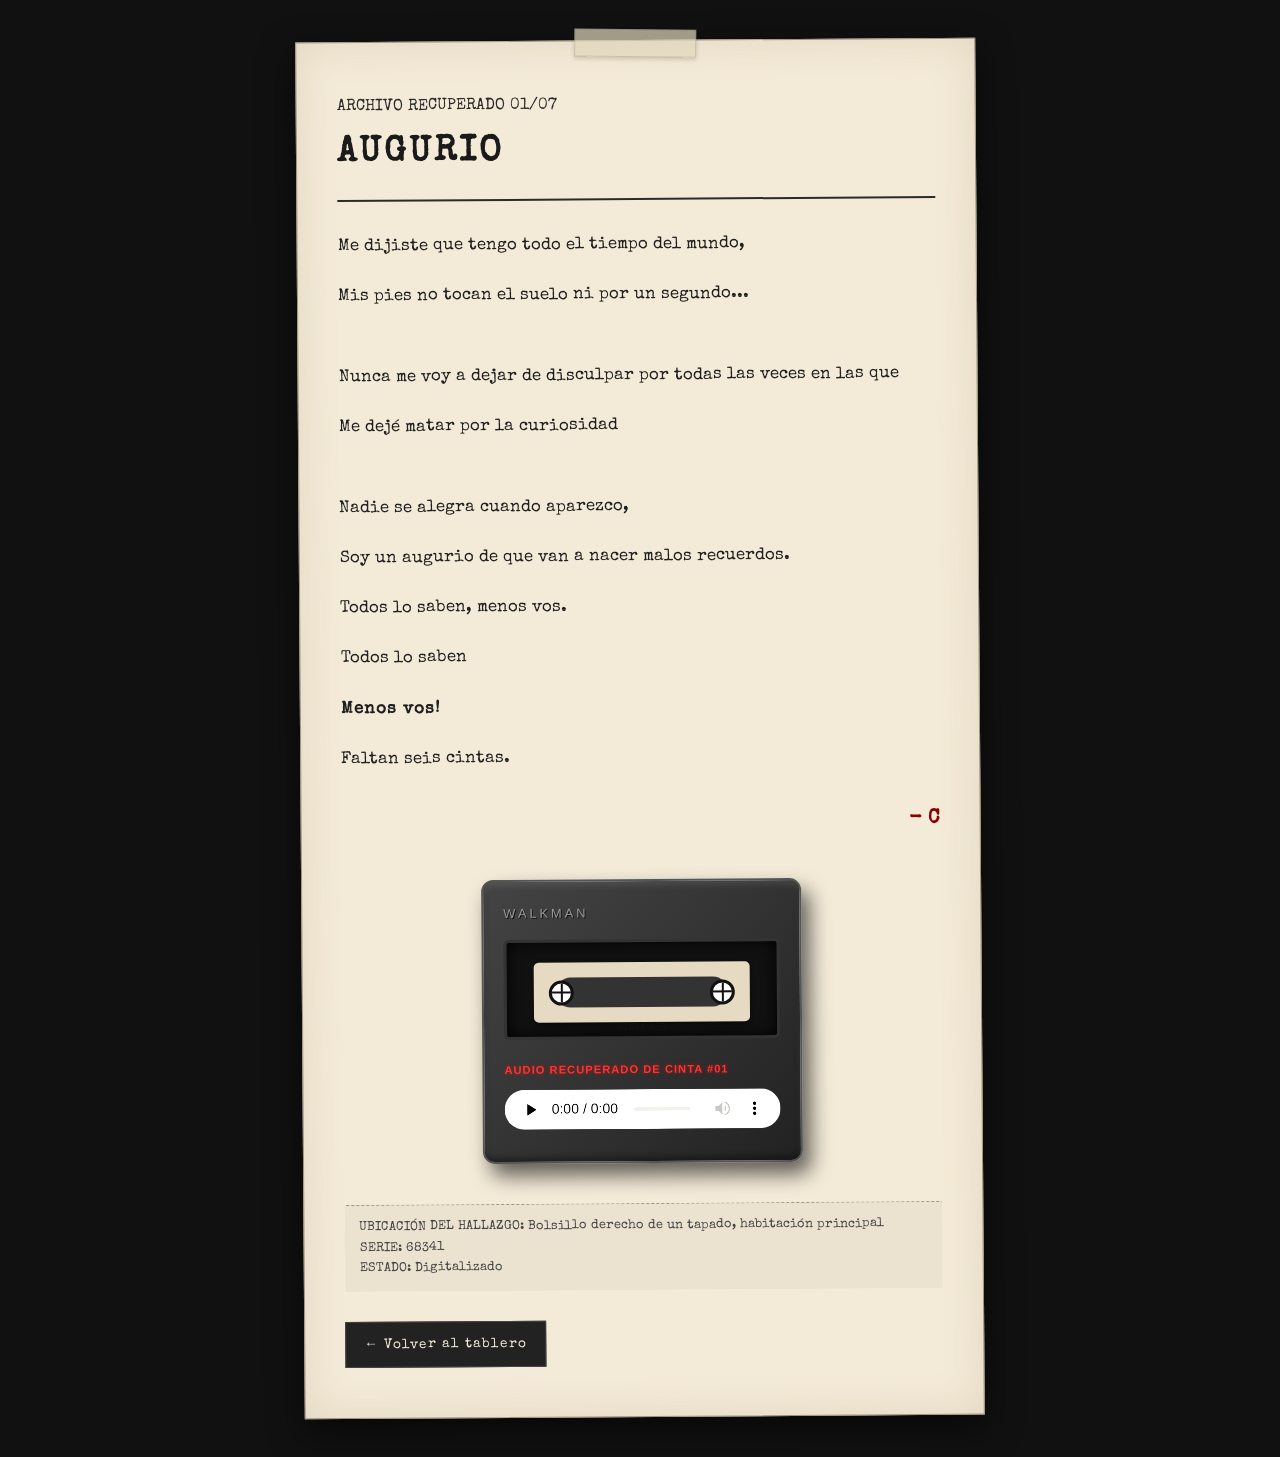
<file: augurio.html>
<!DOCTYPE html>
<html lang="es">
<head>
    <meta charset="UTF-8">
    <meta name="viewport" content="width=device-width, initial-scale=1.0">
    <title>Archivo 01/07 - Augurio | Calamidad</title>

    <link rel="preconnect" href="https://fonts.googleapis.com">
    <link rel="preconnect" href="https://fonts.gstatic.com" crossorigin>
    <link href="https://fonts.googleapis.com/css2?family=Special+Elite&family=Cedarville+Cursive&display=swap" rel="stylesheet">

    <link rel="stylesheet" href="css/cancion.css">
</head>
<body>

    <main class="contenedor">
        <article class="archivo">
            <div class="cinta-pegamento"></div>

            <header class="encabezado-archivo">
                <span class="sello-codigo">ARCHIVO RECUPERADO 01/07</span>
                <h1>AUGURIO</h1>
            </header>

            <section class="letra">
                <p>Me dijiste que tengo todo el tiempo del mundo,</p>
                <p>Mis pies no tocan el suelo ni por un segundo...</p>
                <br>
                <p>Nunca me voy a dejar de disculpar por todas las veces en las que</p>
                <p>Me dejé matar por la curiosidad</p>
                <br>
                <p>Nadie se alegra cuando aparezco,</p>
                <p>Soy un augurio de que van a nacer malos recuerdos.</p>
                <p>Todos lo saben, menos vos.</p>
                <p>Todos lo saben</p>

                <p class="verso-destacado">Menos vos!</p>

                <div class="bloque-firma">
                    <p class="nota-cintas">Faltan seis cintas.</p>
                    <p class="firma">- C</p>
                </div>
            </section>

            <div class="walkman-contenedor">
                <div class="cuerpo-walkman">
                    <div class="walkman-marca">WALKMAN</div>
                    <div class="ventana-cassette">
                        <div class="cassette">
                            <div class="rueda izquierda"></div>
                            <div class="rueda derecha"></div>
                            <span class="etiqueta-cassette">CINTA #01</span>
                        </div>
                    </div>
                    
                    <div class="controles-walkman">
                        <div class="etiqueta-reproductor">AUDIO RECUPERADO DE CINTA #01</div>
                        <audio controls preload="none" class="lector-audio">
                            <source src="mp3/augurio.mp3" type="audio/mpeg">
                            Tu navegador no soporta la reproducción de audio.
                        </audio>
                    </div>
                </div>
            </div>

            <footer class="metadatos">
                <div class="meta-item">
                    <span class="meta-label">UBICACIÓN DEL HALLAZGO:</span>
                    <span class="meta-val">Bolsillo derecho de un tapado, habitación principal</span>
                </div>
                <div class="meta-grid">
                    <div class="meta-item">
                        <span class="meta-label">SERIE:</span>
                        <span class="meta-val">68341</span>
                    </div>
                    <div class="meta-item">
                        <span class="meta-label">ESTADO:</span>
                        <span class="meta-val estado-badge">Digitalizado</span>
                    </div>
                </div>
            </footer>

            <nav class="navegacion">
                <a href="index.html" class="boton-volver">← Volver al tablero</a>
            </nav>
        </article>
    </main>

</body>
</html>
</file>
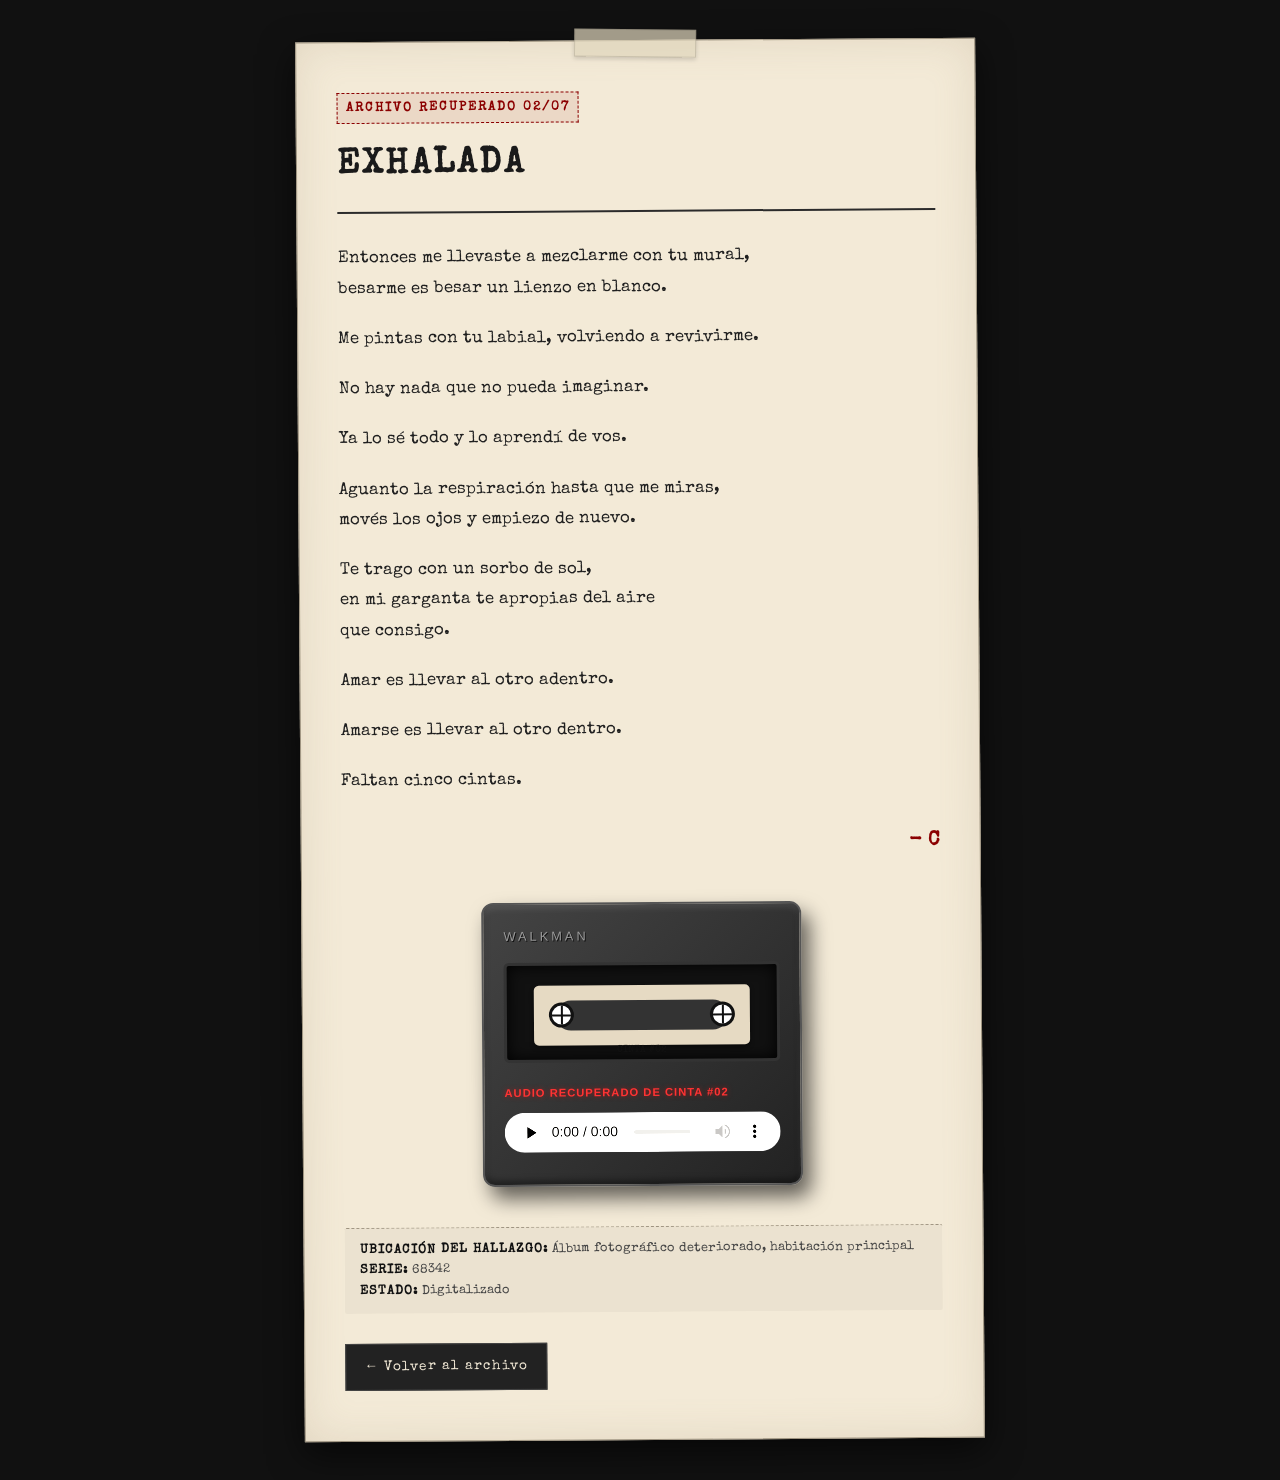
<file: exhalada.html>
<!DOCTYPE html>
<html lang="es">
<head>
    <meta charset="UTF-8">
    <meta name="viewport" content="width=device-width, initial-scale=1.0">
    <title>Archivo 02/07 - Exhalada | Calamidad</title>

    <link rel="preconnect" href="https://fonts.googleapis.com">
    <link rel="preconnect" href="https://fonts.gstatic.com" crossorigin>
    <link href="https://fonts.googleapis.com/css2?family=Special+Elite&display=swap" rel="stylesheet">

    <link rel="stylesheet" href="css/cancion.css">
</head>
<body>

    <main class="contenedor">
        <article class="archivo">
            <header class="encabezado-archivo">
                <span class="codigo-archivo">ARCHIVO RECUPERADO 02/07</span>
                <h1>EXHALADA</h1>
            </header>

            <section class="letra">
                <p>
                    Entonces me llevaste a mezclarme con tu mural,<br>
                    besarme es besar un lienzo en blanco.
                </p>

                <p>Me pintas con tu labial, volviendo a revivirme.</p>

                <p>No hay nada que no pueda imaginar.</p>

                <p>Ya lo sé todo y lo aprendí de vos.</p>

                <p>
                    Aguanto la respiración hasta que me miras,<br>
                    movés los ojos y empiezo de nuevo.
                </p>

                <p>
                    Te trago con un sorbo de sol,<br>
                    en mi garganta te apropias del aire<br>
                    que consigo.
                </p>

                <p>Amar es llevar al otro adentro.</p>

                <p>Amarse es llevar al otro dentro.</p>

                <p>Faltan cinco cintas.</p>

                <p class="firma">- C</p>
            </section>

            <div class="walkman-contenedor">
                <div class="cuerpo-walkman">
                    <div class="walkman-marca">WALKMAN</div>
                    <div class="ventana-cassette">
                        <div class="cassette">
                            <div class="rueda izquierda"></div>
                            <div class="rueda derecha"></div>
                            <span class="etiqueta-cassette">CINTA #02</span>
                        </div>
                    </div>
                    <div class="controles-walkman">
                        <div class="etiqueta-reproductor">AUDIO RECUPERADO DE CINTA #02</div>
                        <audio controls preload="none" class="lector-audio">
                            <source src="mp3/exhalada.mp3" type="audio/mpeg">
                            Tu navegador no soporta la reproducción de audio.
                        </audio>
                    </div>
                </div>
            </div>

            <footer class="metadatos">
                <p><strong>UBICACIÓN DEL HALLAZGO:</strong> Álbum fotográfico deteriorado, habitación principal</p>
                <p><strong>SERIE:</strong> 68342</p>
                <p><strong>ESTADO:</strong> Digitalizado</p>
            </footer>

            <nav class="navegacion">
                <a href="index.html" class="boton-volver">← Volver al archivo</a>
            </nav>
        </article>
    </main>

</body>
</html>
</file>
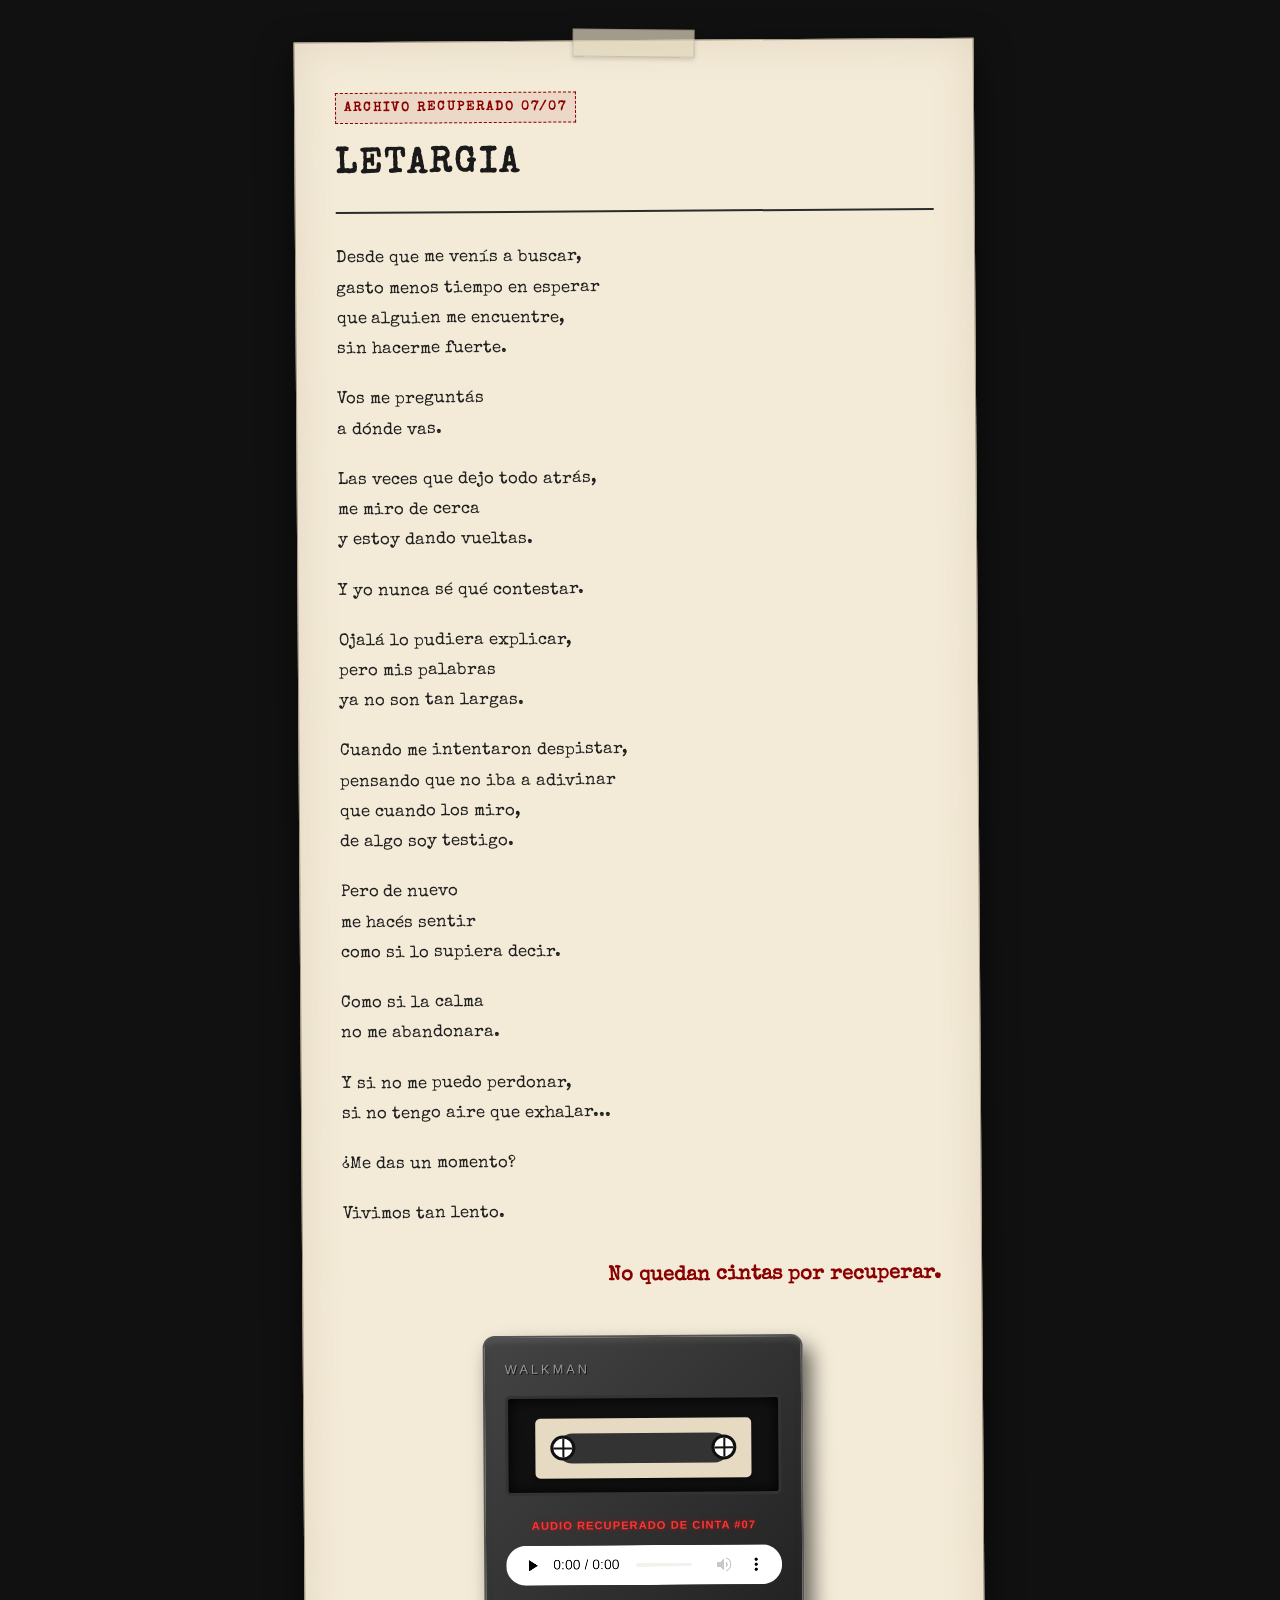
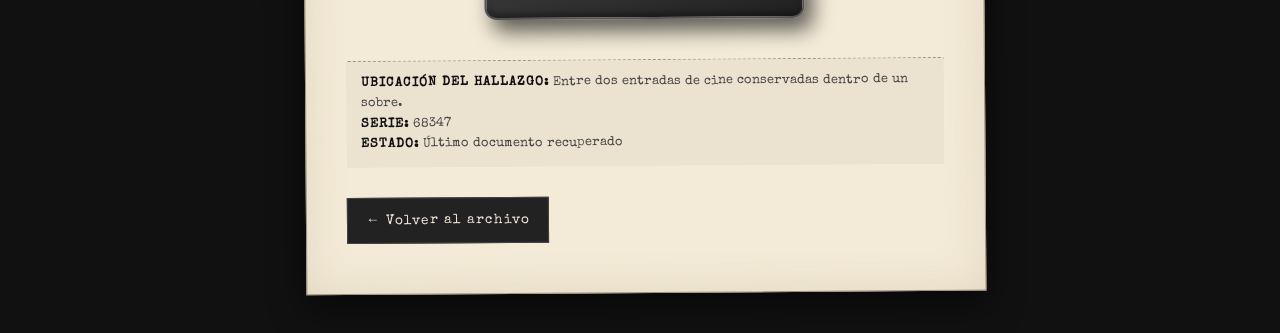
<file: letargia.html>
<!DOCTYPE html>
<html lang="es">
<head>
    <meta charset="UTF-8">
    <meta name="viewport" content="width=device-width, initial-scale=1.0">
    <title>Archivo 07/07 - Letargia | Calamidad</title>

    <link rel="preconnect" href="https://fonts.googleapis.com">
    <link rel="preconnect" href="https://fonts.gstatic.com" crossorigin>
    <link href="https://fonts.googleapis.com/css2?family=Special+Elite&display=swap" rel="stylesheet">

    <link rel="stylesheet" href="css/cancion.css">
</head>
<body>

    <main class="contenedor">
        <article class="archivo">
            <header class="encabezado-archivo">
                <span class="codigo-archivo">ARCHIVO RECUPERADO 07/07</span>
                <h1>LETARGIA</h1>
            </header>

            <section class="letra">
                <p>
                    Desde que me venís a buscar,<br>
                    gasto menos tiempo en esperar<br>
                    que alguien me encuentre,<br>
                    sin hacerme fuerte.
                </p>

                <p>
                    Vos me preguntás<br>
                    a dónde vas.
                </p>

                <p>
                    Las veces que dejo todo atrás,<br>
                    me miro de cerca<br>
                    y estoy dando vueltas.
                </p>

                <p>Y yo nunca sé qué contestar.</p>

                <p>
                    Ojalá lo pudiera explicar,<br>
                    pero mis palabras<br>
                    ya no son tan largas.
                </p>

                <p>
                    Cuando me intentaron despistar,<br>
                    pensando que no iba a adivinar<br>
                    que cuando los miro,<br>
                    de algo soy testigo.
                </p>

                <p>
                    Pero de nuevo<br>
                    me hacés sentir<br>
                    como si lo supiera decir.
                </p>

                <p>
                    Como si la calma<br>
                    no me abandonara.
                </p>

                <p>
                    Y si no me puedo perdonar,<br>
                    si no tengo aire que exhalar...
                </p>

                <p>¿Me das un momento?</p>

                <p>Vivimos tan lento.</p>

                <p class="firma">No quedan cintas por recuperar.</p>
            </section>

            <div class="walkman-contenedor">
                <div class="walkman-cuerpo">
                    <div class="walkman-marca">WALKMAN</div>
                    <div class="walkman-ventana">
                        <div class="cinta-cassette">
                            <div class="rueda izquierda"></div>
                            <div class="rueda derecha"></div>
                        </div>
                    </div>
                    <div class="walkman-controles">
                        <div class="etiqueta-reproductor">AUDIO RECUPERADO DE CINTA #07</div>
                        <audio controls preload="none" class="lector-audio">
                            <source src="mp3/letargia.mp3" type="audio/mpeg">
                            Tu navegador no soporta la reproducción de audio.
                        </audio>
                    </div>
                </div>
            </div>

            <footer class="metadatos">
                <p><strong>UBICACIÓN DEL HALLAZGO:</strong> Entre dos entradas de cine conservadas dentro de un sobre.</p>
                <p><strong>SERIE:</strong> 68347</p>
                <p><strong>ESTADO:</strong> Último documento recuperado</p>
            </footer>

            <nav class="navegacion">
                <a href="index.html" class="boton-volver">← Volver al archivo</a>
            </nav>
        </article>
    </main>

</body>
</html>
</file>
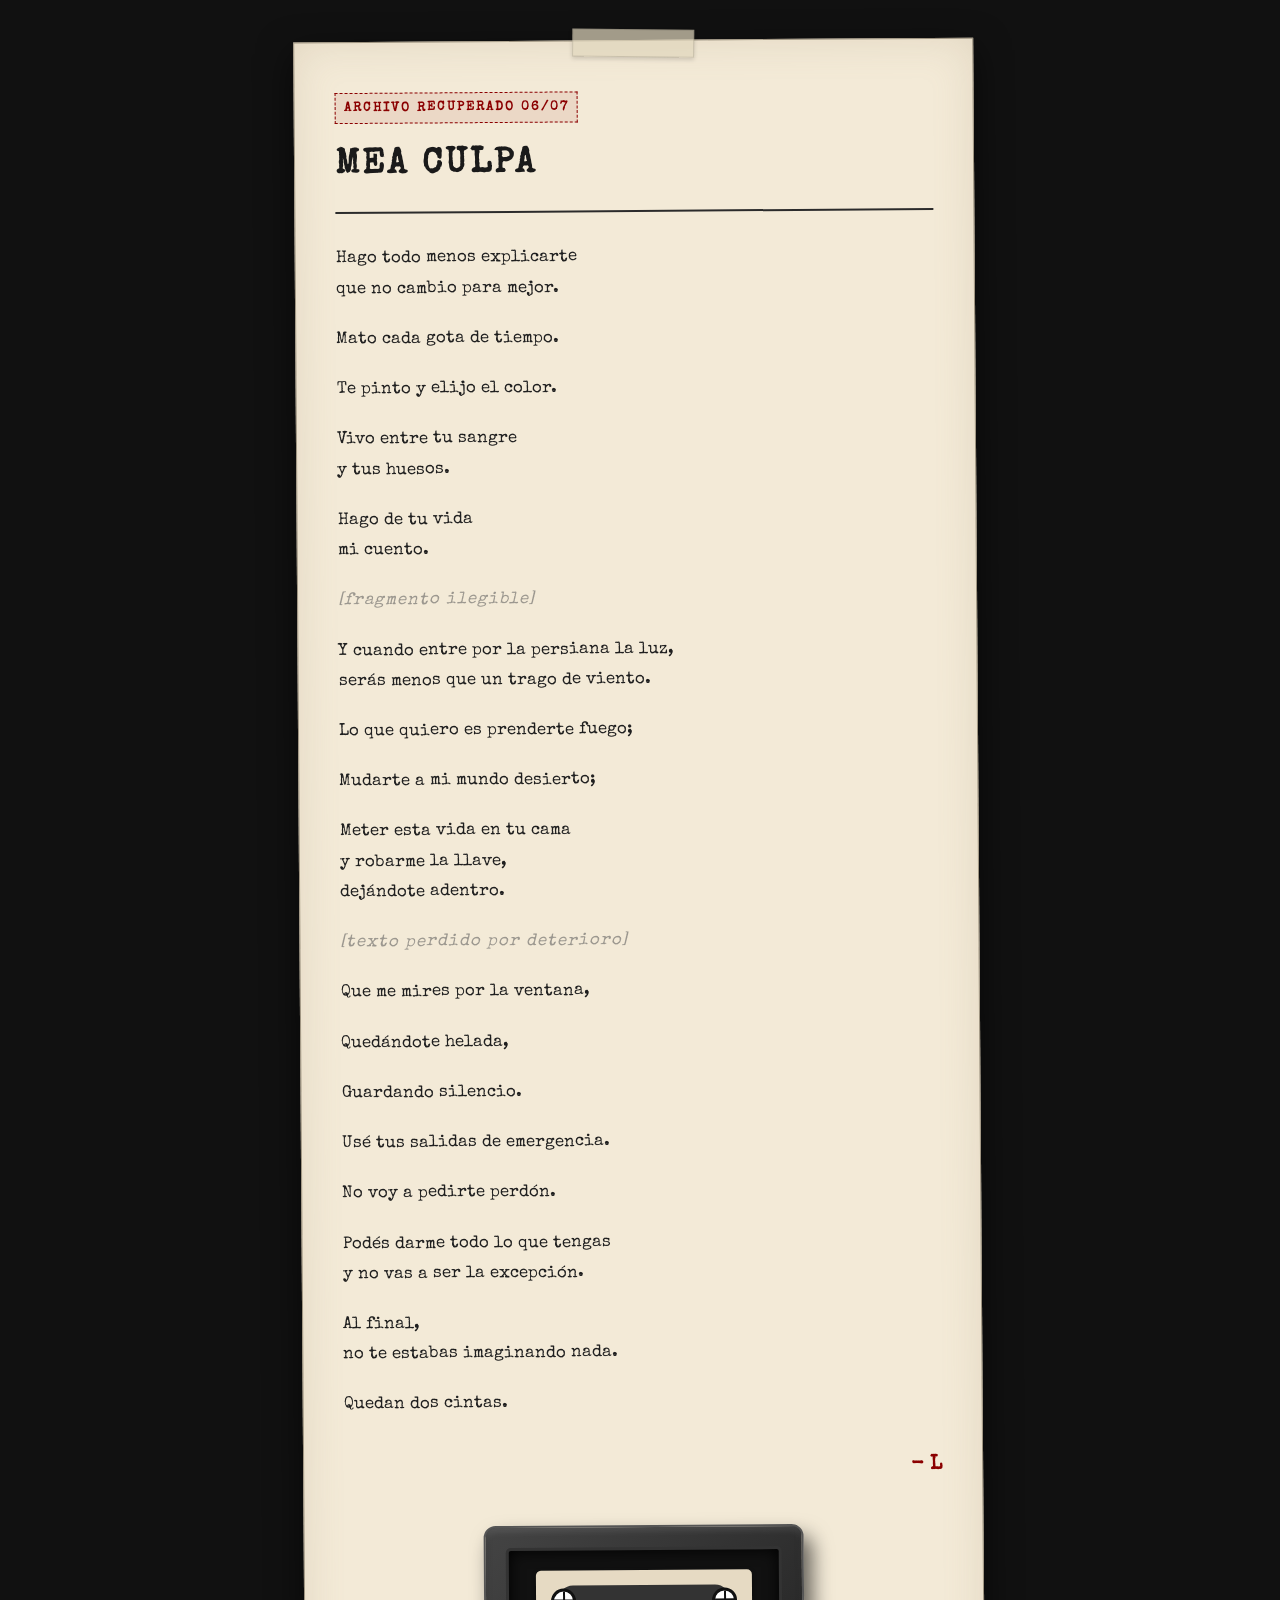
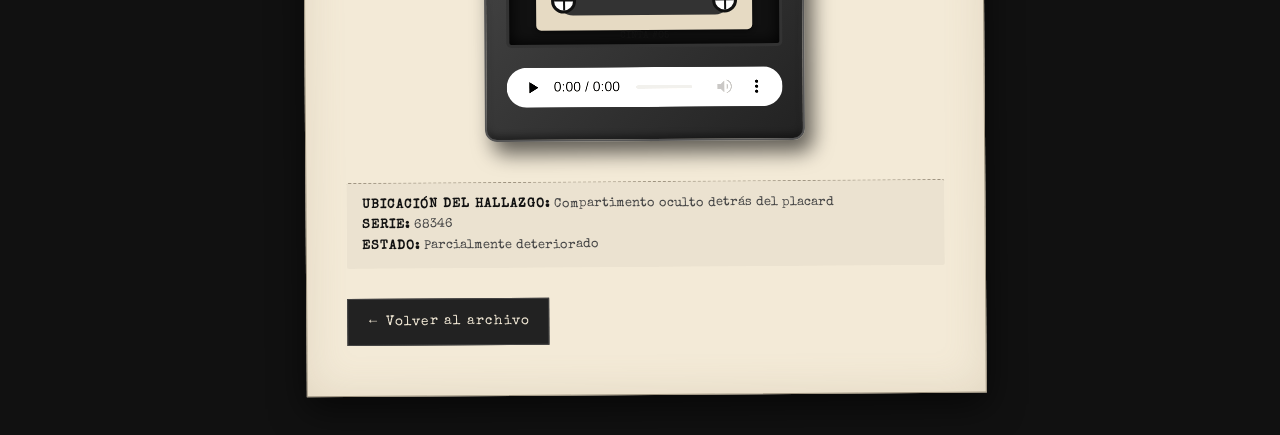
<file: mea-culpa.html>
<!DOCTYPE html>
<html lang="es">
<head>
    <meta charset="UTF-8">
    <meta name="viewport" content="width=device-width, initial-scale=1.0">
    <title>Archivo 05/07 - Mea Culpa | Calamidad</title>

    <link rel="preconnect" href="https://fonts.googleapis.com">
    <link rel="preconnect" href="https://fonts.gstatic.com" crossorigin>
    <link href="https://fonts.googleapis.com/css2?family=Special+Elite&display=swap" rel="stylesheet">

    <link rel="stylesheet" href="css/cancion.css">
</head>
<body>

    <main class="contenedor">
        <article class="archivo">
            <header class="encabezado-archivo">
                <span class="codigo-archivo">ARCHIVO RECUPERADO 06/07</span>
                <h1>MEA CULPA</h1>
            </header>

            <section class="letra">
                <p>
                    Hago todo menos explicarte<br>
                    que no cambio para mejor.
                </p>

                <p>Mato cada gota de tiempo.</p>

                <p>Te pinto y elijo el color.</p>

                <p>
                    Vivo entre tu sangre<br>
                    y tus huesos.
                </p>

                <p>
                    Hago de tu vida<br>
                    mi cuento.
                </p>

                <p class="perdido">[fragmento ilegible]</p>

                <p>
                    Y cuando entre por la persiana la luz,<br>
                    serás menos que un trago de viento.
                </p>

                <p>Lo que quiero es prenderte fuego;</p>

                <p>Mudarte a mi mundo desierto;</p>

                <p>
                    Meter esta vida en tu cama<br>
                    y robarme la llave,<br>
                    dejándote adentro.
                </p>

                <p class="perdido">[texto perdido por deterioro]</p>

                <p>Que me mires por la ventana,</p>

                <p>Quedándote helada,</p>

                <p>Guardando silencio.</p>

                <p>Usé tus salidas de emergencia.</p>

                <p>No voy a pedirte perdón.</p>

                <p>
                    Podés darme todo lo que tengas<br>
                    y no vas a ser la excepción.
                </p>

                <p>
                    Al final,<br>
                    no te estabas imaginando nada.
                </p>

                <p>Quedan dos cintas.</p>

                <p class="firma">- L</p>
            </section>

            <div class="walkman-contenedor">
                <div class="cuerpo-walkman">
                    <div class="ventana-cassette">
                        <div class="cassette">
                            <div class="rueda izquierda"></div>
                            <div class="rueda derecha"></div>
                            <span class="etiqueta-cassette">CINTA #05</span>
                        </div>
                    </div>
                    <div class="controles-walkman">
                        <audio controls preload="none" class="lector-audio">
                            <source src="mp3/meaculpa.mp3" type="audio/mpeg">
                            Tu navegador no soporta la reproducción de audio.
                        </audio>
                    </div>
                </div>
            </div>

            <footer class="metadatos">
                <p><strong>UBICACIÓN DEL HALLAZGO:</strong> Compartimento oculto detrás del placard</p>
                <p><strong>SERIE:</strong> 68346</p>
                <p><strong>ESTADO:</strong> Parcialmente deteriorado</p>
            </footer>

            <nav class="navegacion">
                <a href="index.html" class="boton-volver">← Volver al archivo</a>
            </nav>
        </article>
    </main>

</body>
</html>
</file>
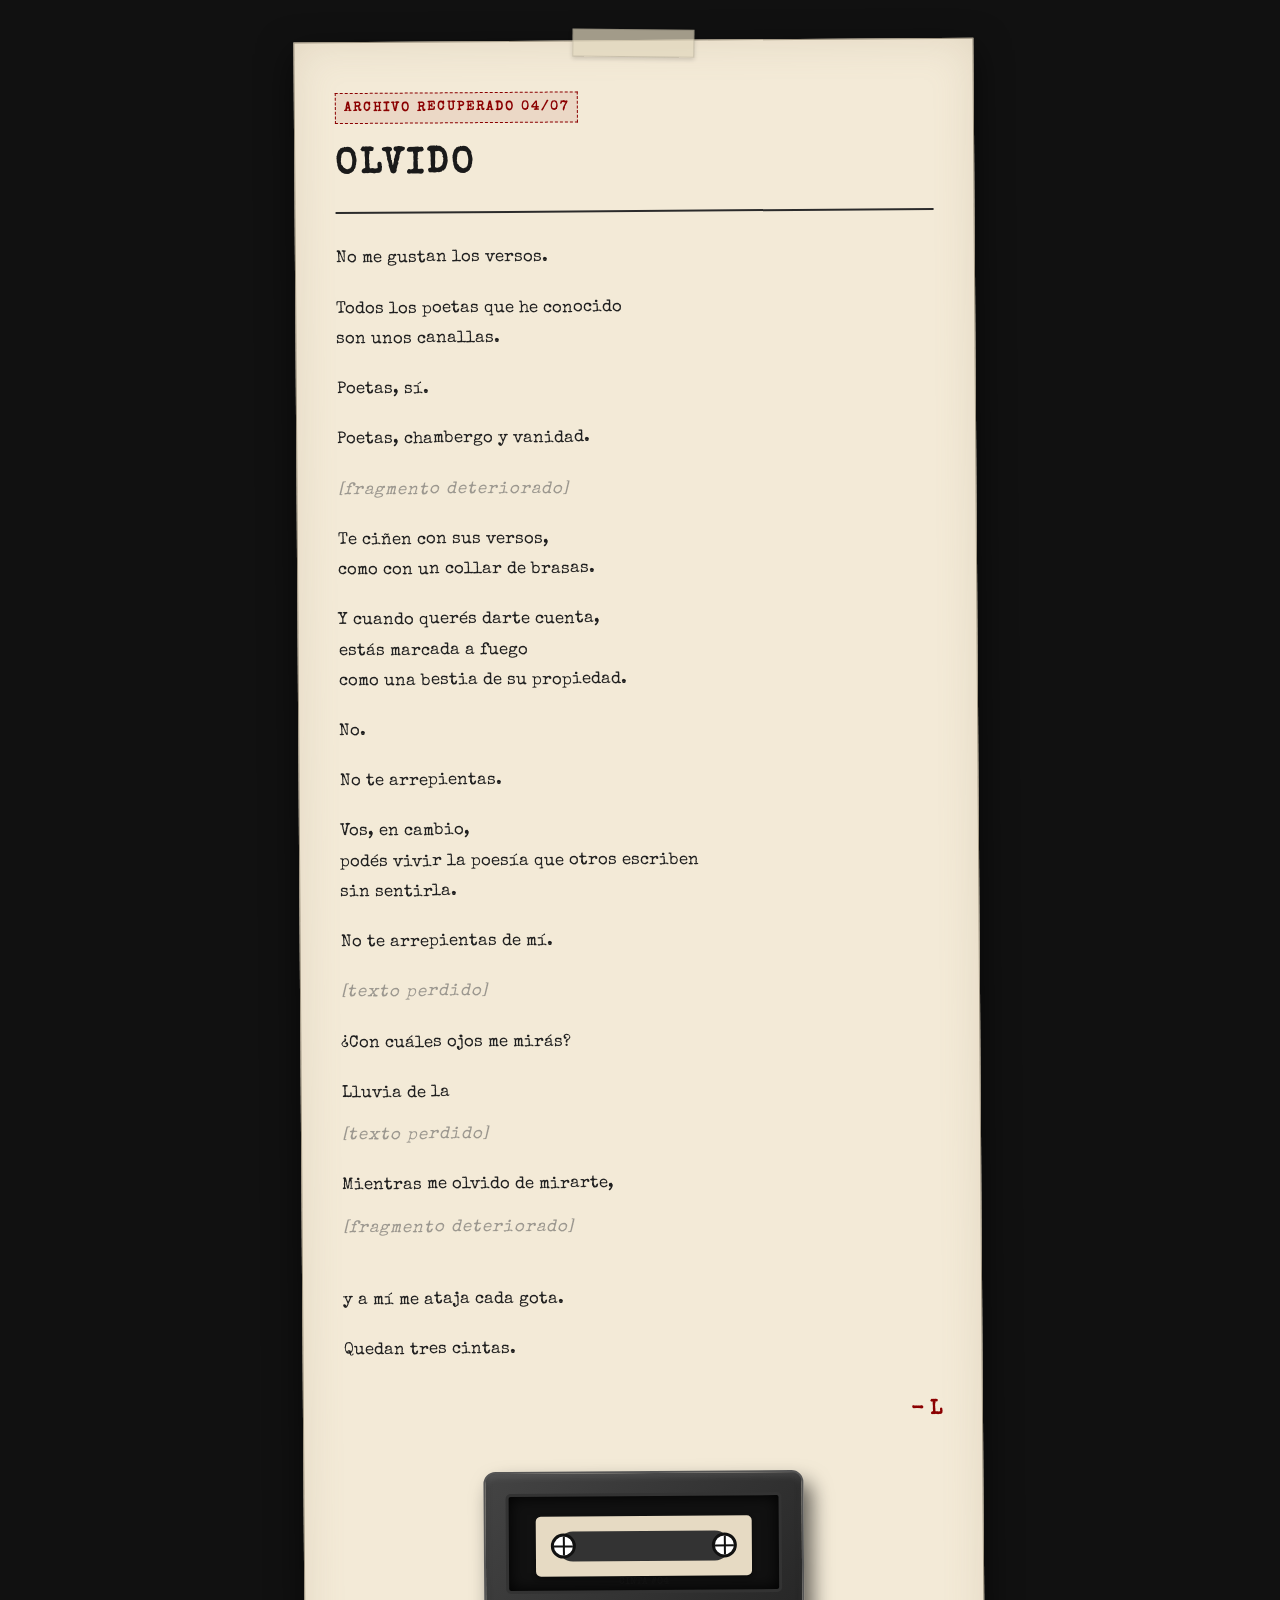
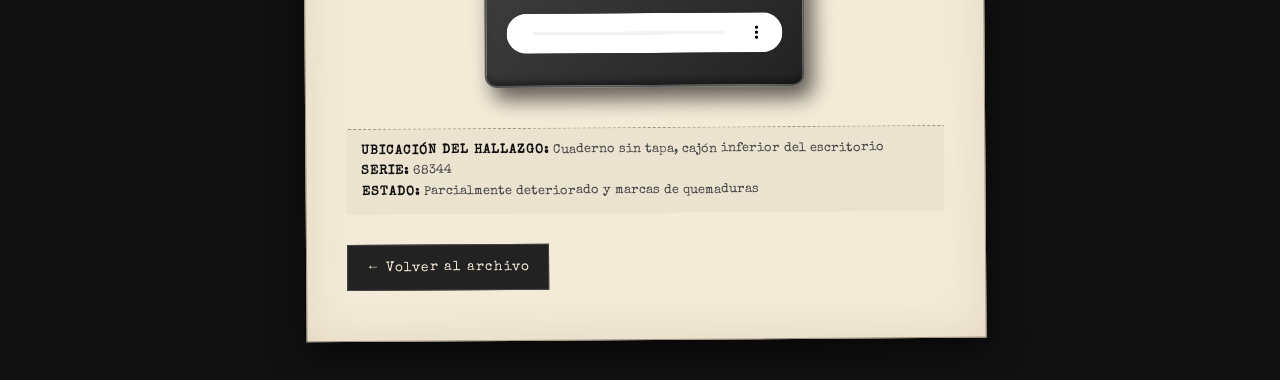
<file: olvido.html>
<!DOCTYPE html>
<html lang="es">
<head>
    <meta charset="UTF-8">
    <meta name="viewport" content="width=device-width, initial-scale=1.0">
    <title>Archivo 04/07 - Olvido | Calamidad</title>

    <link rel="preconnect" href="https://fonts.googleapis.com">
    <link rel="preconnect" href="https://fonts.gstatic.com" crossorigin>
    <link href="https://fonts.googleapis.com/css2?family=Special+Elite&display=swap" rel="stylesheet">

    <link rel="stylesheet" href="css/cancion.css">
</head>
<body>

    <main class="contenedor">
        <article class="archivo">
            <div class="quemadura"></div>

            <header class="encabezado-archivo">
                <span class="codigo-archivo">ARCHIVO RECUPERADO 04/07</span>
                <h1>OLVIDO</h1>
            </header>

            <section class="letra">
                <p>No me gustan los versos.</p>

                <p>
                    Todos los poetas que he conocido<br>
                    son unos canallas.
                </p>

                <p>Poetas, sí.</p>

                <p>Poetas, chambergo y vanidad.</p>

                <p class="perdido">[fragmento deteriorado]</p>

                <p>
                    Te ciñen con sus versos,<br>
                    como con un collar de brasas.
                </p>

                <p>
                    Y cuando querés darte cuenta,<br>
                    estás marcada a fuego<br>
                    como una bestia de su propiedad.
                </p>

                <p>No.</p>

                <p>No te arrepientas.</p>

                <p>
                    Vos, en cambio,<br>
                    podés vivir la poesía que otros escriben<br>
                    sin sentirla.
                </p>

                <p>No te arrepientas de mí.</p>

                <p class="perdido">[texto perdido]</p>

                <p>¿Con cuáles ojos me mirás?</p>

                <p>
                    Lluvia de la <span class="perdido">[texto perdido]</span>
                </p>

                <p>
                    Mientras me olvido de mirarte,<br>
                    <span class="perdido">[fragmento deteriorado]</span><br>
                    y a mí me ataja cada gota.
                </p>

                <p>Quedan tres cintas.</p>

                <p class="firma">- L</p>
            </section>

            <div class="walkman-contenedor">
                <div class="cuerpo-walkman">
                    <div class="ventana-cassette">
                        <div class="cassette">
                            <div class="rueda izquierda"></div>
                            <div class="rueda derecha"></div>
                            <span class="etiqueta-cassette">CINTA #04</span>
                        </div>
                    </div>
                    <div class="controles-walkman">
                        <audio controls preload="none" class="lector-audio">
                            <source src="mp3/olvido.mp3" type="audio/mpeg">
                            Tu navegador no soporta la reproducción de audio.
                        </audio>
                    </div>
                </div>
            </div>

            <footer class="metadatos">
                <p><strong>UBICACIÓN DEL HALLAZGO:</strong> Cuaderno sin tapa, cajón inferior del escritorio</p>
                <p><strong>SERIE:</strong> 68344</p>
                <p><strong>ESTADO:</strong> Parcialmente deteriorado y marcas de quemaduras</p>
            </footer>

            <nav class="navegacion">
                <a href="index.html" class="boton-volver">← Volver al archivo</a>
            </nav>
        </article>
    </main>

</body>
</html>
</file>
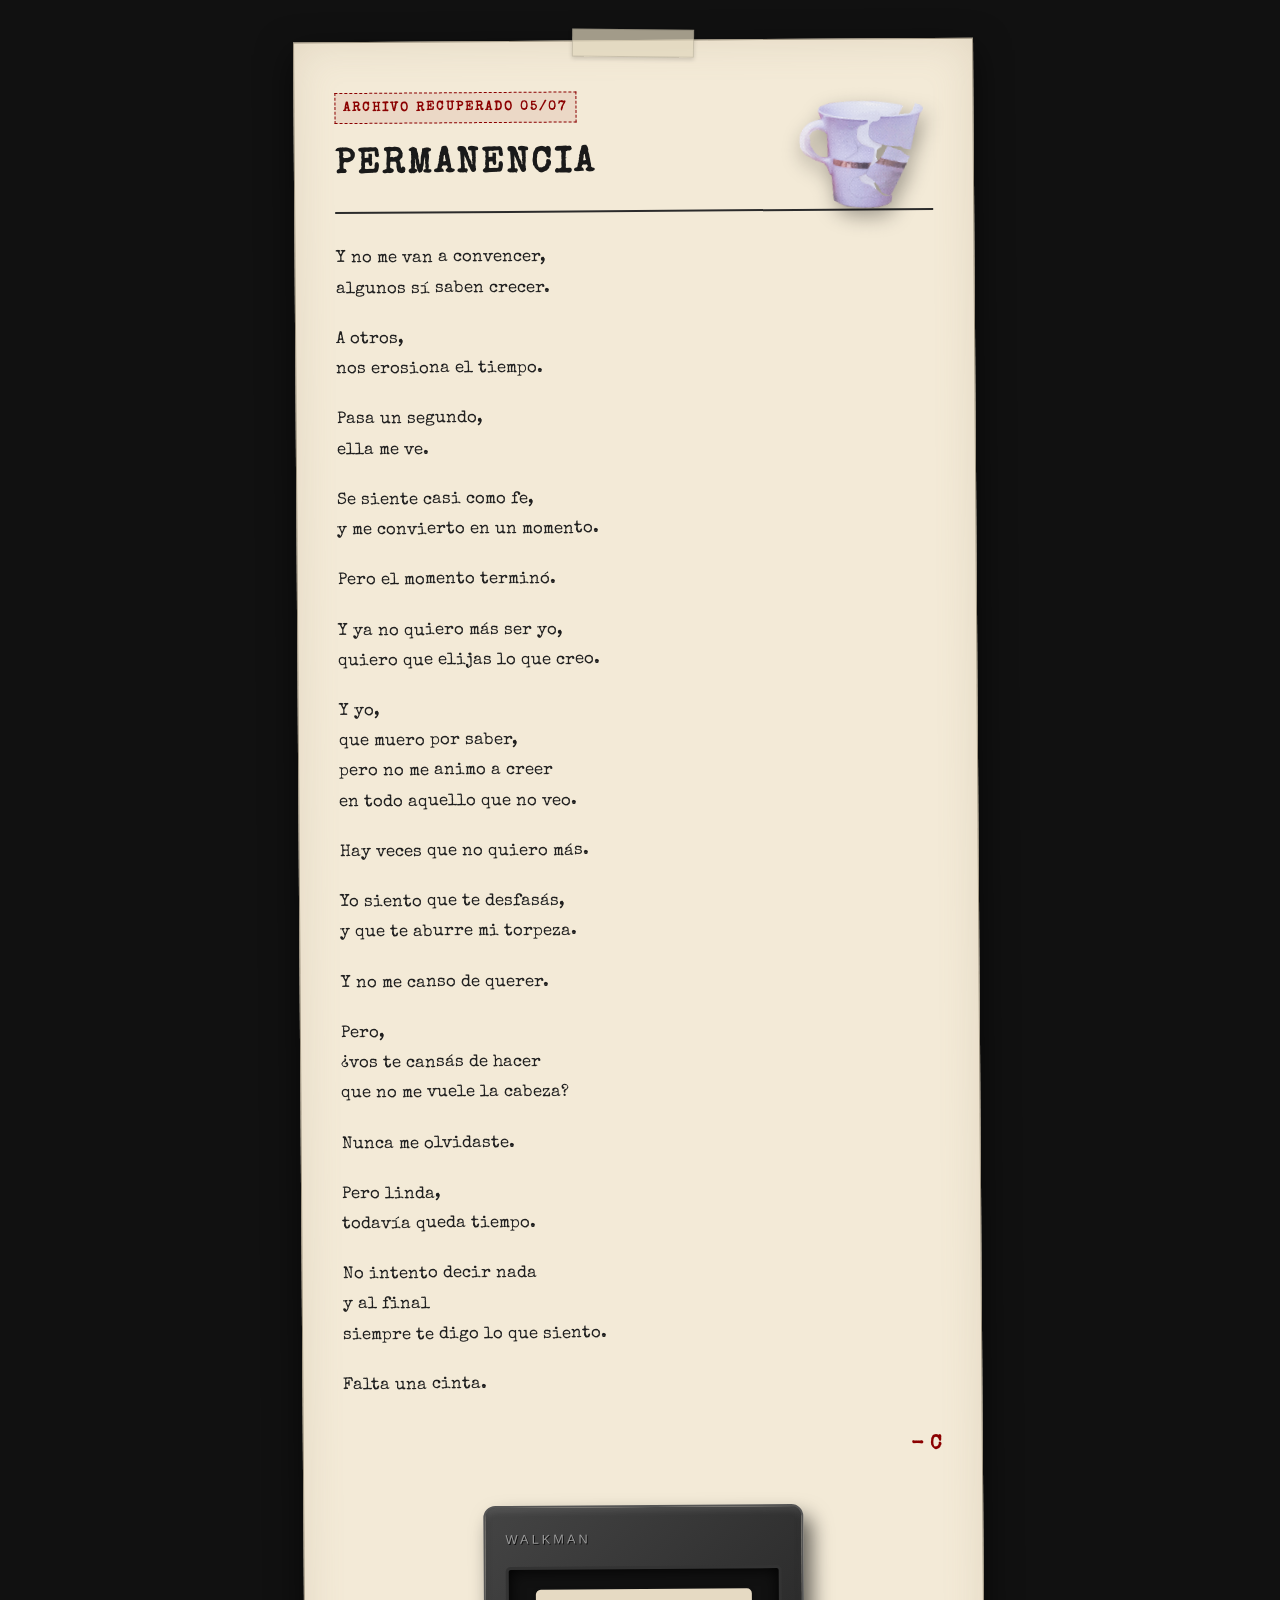
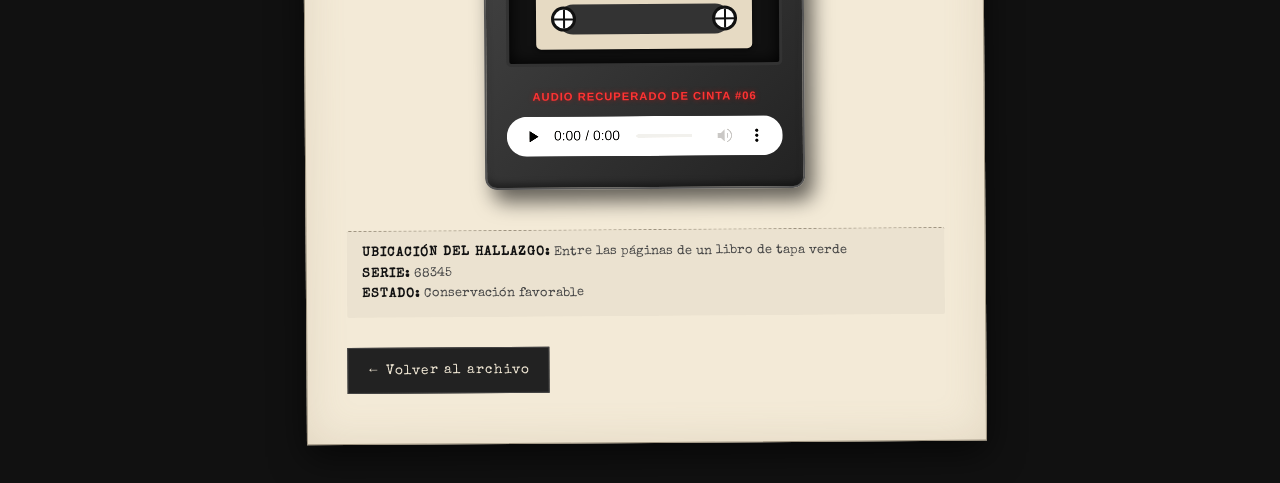
<file: permanencia.html>
<!DOCTYPE html>
<html lang="es">
<head>
    <meta charset="UTF-8">
    <meta name="viewport" content="width=device-width, initial-scale=1.0">
    <title>Archivo 06/07 - Permanencia | Calamidad</title>

    <link rel="preconnect" href="https://fonts.googleapis.com">
    <link rel="preconnect" href="https://fonts.gstatic.com" crossorigin>
    <link href="https://fonts.googleapis.com/css2?family=Special+Elite&display=swap" rel="stylesheet">

    <link rel="stylesheet" href="css/cancion.css">

    <style>
        /* Aseguramos que el contenedor del archivo sea el punto de referencia */
        .archivo {
            position: relative;
        }

        /* Referencia específica para el encabezado donde se ubicará la taza */
        .encabezado-archivo {
            position: relative;
        }

        /* Objeto flotante: Tacita rota ubicada a la derecha del texto */
        .tacita-rota {
            position: absolute;
            top: 5px;             /* Distancia desde el borde superior del encabezado */
            right: 15px;          /* Ubicación a la derecha del texto */
            width: 120px;         /* Tamaño proporcional para que luzca bien sobre el papel */
            height: auto;
            z-index: 10;
            transform: rotate(8deg);
            filter: drop-shadow(4px 8px 10px rgba(0, 0, 0, 0.35));
            pointer-events: none; /* Permite hacer clic a través de la imagen si tapara texto */
            transition: transform 0.3s ease;
        }

        /* Ajuste para pantallas pequeñas */
        @media (max-width: 768px) {
            .tacita-rota {
                width: 80px;
                top: 0px;
                right: 5px;
            }
        }
    </style>
</head>
<body>

    <main class="contenedor">
        <article class="archivo">

            <header class="encabezado-archivo">
                <img class="tacita-rota" src="img/tacitarota.png" alt="Tacita rota de cerámica">

                <span class="codigo-archivo">ARCHIVO RECUPERADO 05/07</span>
                <h1>PERMANENCIA</h1>
            </header>

            <section class="letra">
                <p>
                    Y no me van a convencer,<br>
                    algunos sí saben crecer.
                </p>

                <p>
                    A otros,<br>
                    nos erosiona el tiempo.
                </p>

                <p>
                    Pasa un segundo,<br>
                    ella me ve.
                </p>

                <p>
                    Se siente casi como fe,<br>
                    y me convierto en un momento.
                </p>

                <p>Pero el momento terminó.</p>

                <p>
                    Y ya no quiero más ser yo,<br>
                    quiero que elijas lo que creo.
                </p>

                <p>
                    Y yo,<br>
                    que muero por saber,<br>
                    pero no me animo a creer<br>
                    en todo aquello que no veo.
                </p>

                <p>Hay veces que no quiero más.</p>

                <p>
                    Yo siento que te desfasás,<br>
                    y que te aburre mi torpeza.
                </p>

                <p>Y no me canso de querer.</p>

                <p>
                    Pero,<br>
                    ¿vos te cansás de hacer<br>
                    que no me vuele la cabeza?
                </p>

                <p>Nunca me olvidaste.</p>

                <p>
                    Pero linda,<br>
                    todavía queda tiempo.
                </p>

                <p>
                    No intento decir nada<br>
                    y al final<br>
                    siempre te digo lo que siento.
                </p>

                <p>Falta una cinta.</p>

                <p class="firma">- C</p>
            </section>

            <div class="walkman-contenedor">
                <div class="walkman-cuerpo">
                    <div class="walkman-marca">WALKMAN</div>
                    <div class="walkman-ventana">
                        <div class="cinta-cassette">
                            <div class="rueda izquierda"></div>
                            <div class="rueda derecha"></div>
                        </div>
                    </div>
                    <div class="walkman-controles">
                        <div class="etiqueta-reproductor">AUDIO RECUPERADO DE CINTA #06</div>
                        <audio controls preload="none" class="lector-audio">
                            <source src="mp3/permanencia.mp3" type="audio/mpeg">
                            Tu navegador no soporta la reproducción de audio.
                        </audio>
                    </div>
                </div>
            </div>

            <footer class="metadatos">
                <p><strong>UBICACIÓN DEL HALLAZGO:</strong> Entre las páginas de un libro de tapa verde</p>
                <p><strong>SERIE:</strong> 68345</p>
                <p><strong>ESTADO:</strong> Conservación favorable</p>
            </footer>

            <nav class="navegacion">
                <a href="index.html" class="boton-volver">← Volver al archivo</a>
            </nav>
        </article>
    </main>

</body>
</html>
</file>
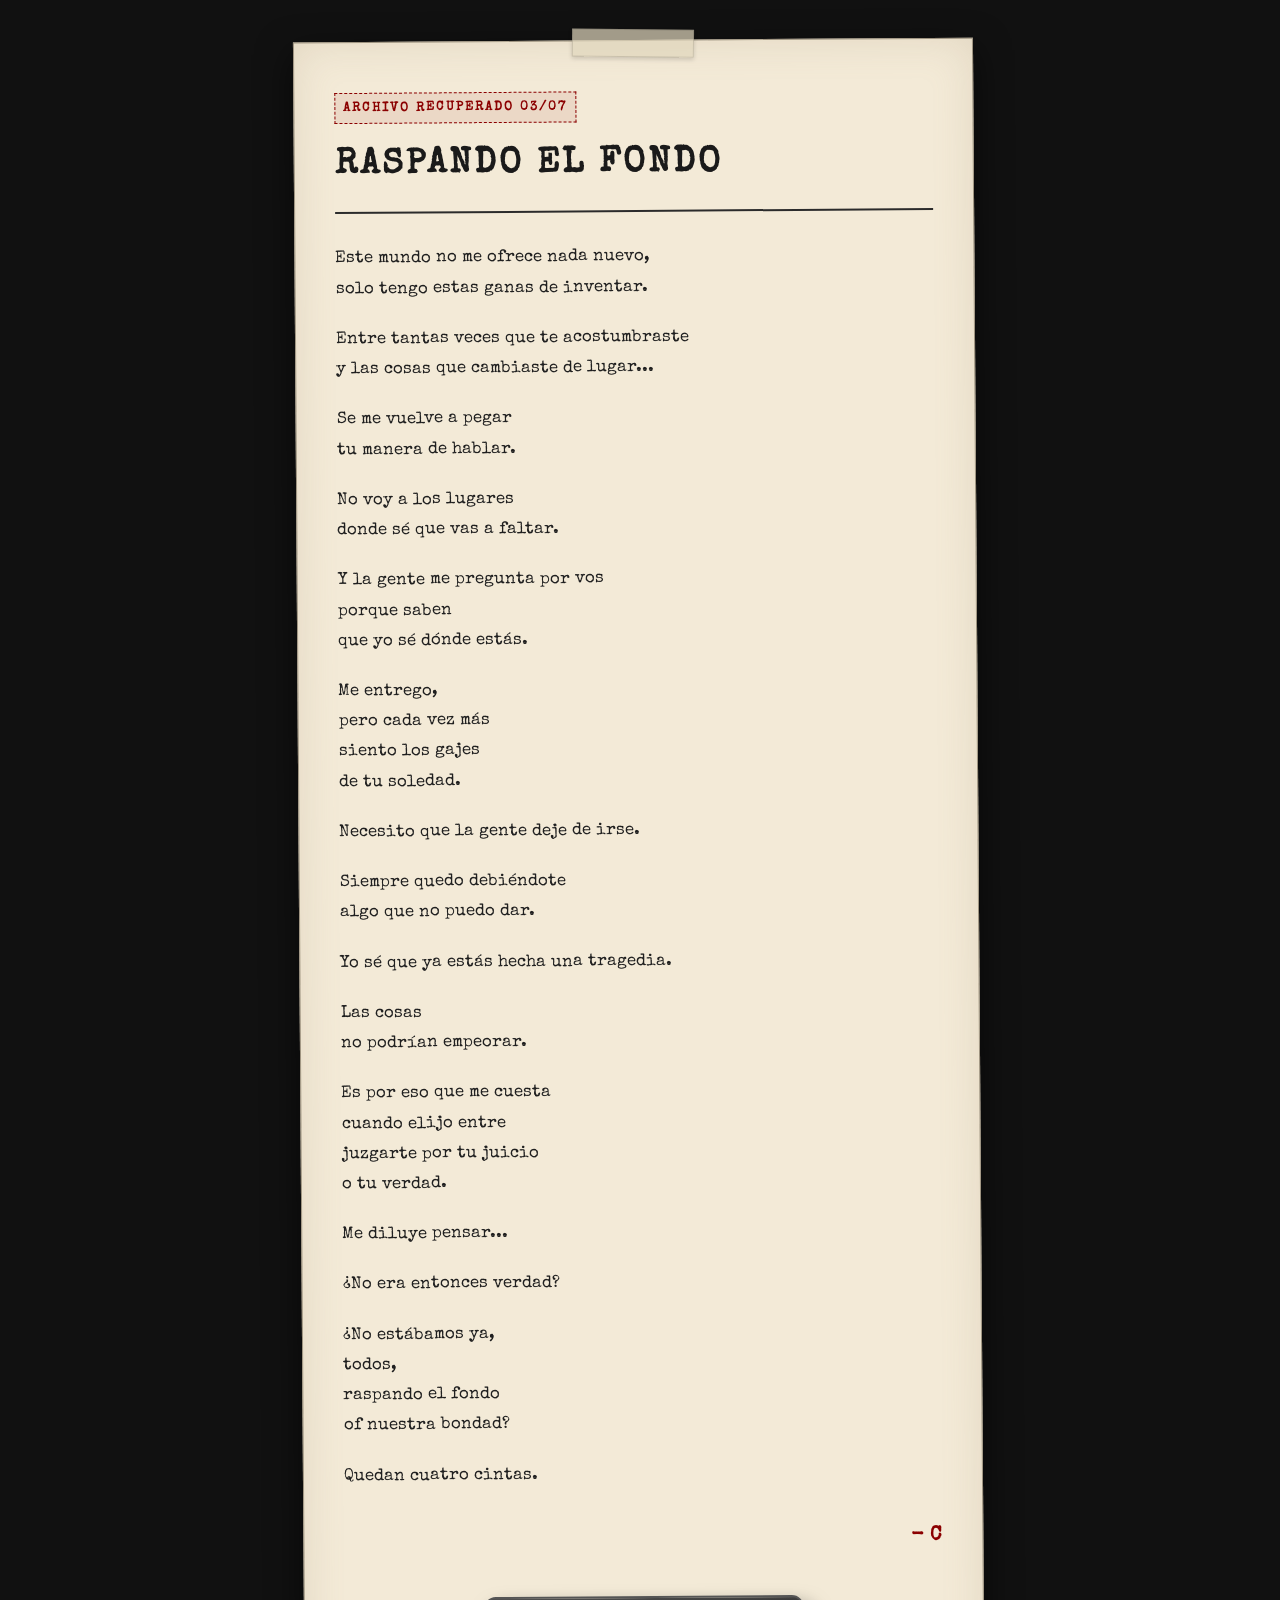
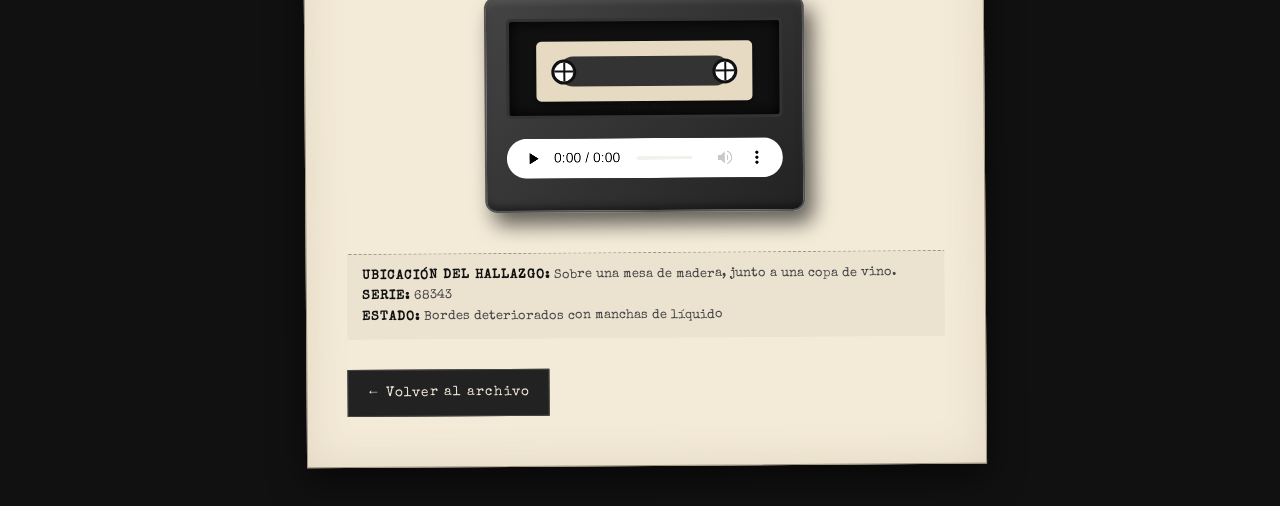
<file: raspandoelfondo.html>
<!DOCTYPE html>
<html lang="es">
<head>
    <meta charset="UTF-8">
    <meta name="viewport" content="width=device-width, initial-scale=1.0">
    <title>Archivo 03/07 - Raspando el Fondo | Calamidad</title>

    <link rel="preconnect" href="https://fonts.googleapis.com">
    <link rel="preconnect" href="https://fonts.gstatic.com" crossorigin>
    <link href="https://fonts.googleapis.com/css2?family=Special+Elite&display=swap" rel="stylesheet">

    <link rel="stylesheet" href="css/cancion.css">
</head>
<body>

    <main class="contenedor">
        <article class="archivo">
            <div class="mancha-vino"></div>

            <header class="encabezado-archivo">
                <span class="codigo-archivo">ARCHIVO RECUPERADO 03/07</span>
                <h1>RASPANDO EL FONDO</h1>
            </header>

            <section class="letra">
                <p>
                    Este mundo no me ofrece nada nuevo,<br>
                    solo tengo estas ganas de inventar.
                </p>

                <p>
                    Entre tantas veces que te acostumbraste<br>
                    y las cosas que cambiaste de lugar...
                </p>

                <p>Se me vuelve a pegar<br>tu manera de hablar.</p>

                <p>No voy a los lugares<br>donde sé que vas a faltar.</p>

                <p>
                    Y la gente me pregunta por vos<br>
                    porque saben<br>
                    que yo sé dónde estás.
                </p>

                <p>
                    Me entrego,<br>
                    pero cada vez más<br>
                    siento los gajes<br>
                    de tu soledad.
                </p>

                <p class="grito">Necesito que la gente deje de irse.</p>

                <p>Siempre quedo debiéndote<br>algo que no puedo dar.</p>

                <p>Yo sé que ya estás hecha una tragedia.</p>

                <p>Las cosas<br>no podrían empeorar.</p>

                <p>
                    Es por eso que me cuesta<br>
                    cuando elijo entre<br>
                    juzgarte por tu juicio<br>
                    o tu verdad.
                </p>

                <p>Me diluye pensar...</p>

                <p>¿No era entonces verdad?</p>

                <p>
                    ¿No estábamos ya,<br>
                    todos,<br>
                    raspando el fondo<br>
                    of nuestra bondad?
                </p>

                <p>Quedan cuatro cintas.</p>

                <p class="firma">- C</p>
            </section>

            <div class="walkman-contenedor">
                <div class="cuerpo-walkman">
                    <div class="ventana-cassette">
                        <div class="cassette">
                            <div class="rueda izquierda"></div>
                            <div class="rueda derecha"></div>
                            <span class="etiqueta-cassette">CINTA #03</span>
                        </div>
                    </div>
                    <div class="controles-walkman">
                        <audio controls preload="none" class="lector-audio">
                            <source src="mp3/raspandoelfondo.mp3" type="audio/mpeg">
                            Tu navegador no soporta el elemento de audio.
                        </audio>
                    </div>
                </div>
            </div>

            <footer class="metadatos">
                <p><strong>UBICACIÓN DEL HALLAZGO:</strong> Sobre una mesa de madera, junto a una copa de vino.</p>
                <p><strong>SERIE:</strong> 68343</p>
                <p><strong>ESTADO:</strong> Bordes deteriorados con manchas de líquido</p>
            </footer>

            <nav class="navegacion">
                <a href="index.html" class="boton-volver">← Volver al archivo</a>
            </nav>
        </article>
    </main>

</body>
</html>
</file>
<file: css/cancion.css>
/* ==========================================
   SELECCIÓN DE TEXTO
========================================== */
::selection {
    background-color: #8c6747;
    color: #f3ead7;
}

::-moz-selection {
    background-color: #8c6747;
    color: #f3ead7;
}

/* ==========================================
   SCROLLBAR PERSONALIZADA
========================================== */
* {
    scrollbar-width: thin;
    scrollbar-color: #3d2612 #1a110b;
}

::-webkit-scrollbar {
    width: 10px;
    height: 10px;
}

::-webkit-scrollbar-track {
    background: #1a110b;
    border-radius: 4px;
    box-shadow: inset 0 0 5px rgba(0, 0, 0, 0.8);
}

::-webkit-scrollbar-thumb {
    background: #3d2612;
    border: 1px solid #8c6747;
    border-radius: 4px;
}

::-webkit-scrollbar-thumb:hover {
    background: #8c6747;
    cursor: pointer;
}

::-webkit-scrollbar-corner {
    background: #111111;
}

/* ==========================================
   RESET & BASE
========================================== */
* {
    margin: 0;
    padding: 0;
    box-sizing: border-box;
}

body {
    background: #111111;
    color: #2b2b2b;
    font-family: 'Special Elite', serif;
    min-height: 100vh;
    display: flex;
    justify-content: center;
    align-items: center;
    padding: 40px 15px;
    line-height: 1.8;
}

.contenedor {
    width: 100%;
    max-width: 680px;
    display: flex;
    justify-content: center;
}

/* ==========================================
   HOJA DE EXPEDIENTE / ARCHIVO
========================================== */
.archivo {
    position: relative;
    width: 100%;
    background: #f3ead7;
    padding: 50px 40px;
    border: 1px solid #9d927f;
    box-shadow: 0 12px 35px rgba(0, 0, 0, 0.6),
                inset 0 0 40px rgba(160, 140, 110, 0.2);
    transform: rotate(-0.4deg);
}

/* Cinta adhesiva en la parte superior */
.archivo::before {
    content: '';
    position: absolute;
    top: -12px;
    left: 50%;
    transform: translateX(-50%) rotate(1deg);
    width: 120px;
    height: 26px;
    background: rgba(225, 215, 190, 0.7);
    border: 1px solid rgba(0, 0, 0, 0.12);
    box-shadow: 0 2px 4px rgba(0, 0, 0, 0.15);
    z-index: 5;
}

/* Asegura que el contenido quede por encima del fondo/cinta */
.archivo > * {
    position: relative;
    z-index: 2;
}

/* ==========================================
   ENCABEZADO
========================================== */
.encabezado-archivo {
    margin-bottom: 30px;
    border-bottom: 2px solid #2b2b2b;
    padding-bottom: 15px;
}

.codigo-archivo {
    display: inline-block;
    font-size: 0.8em;
    font-weight: bold;
    letter-spacing: 2px;
    color: #8b0000;
    background: rgba(139, 0, 0, 0.08);
    padding: 3px 8px;
    border: 1px dashed #8b0000;
    margin-bottom: 10px;
}

.encabezado-archivo h1 {
    font-size: 2.2em;
    letter-spacing: 3px;
    color: #1a1a1a;
    text-transform: uppercase;
}

/* ==========================================
   LETRA / CONTENIDO DE LA CANCIÓN
========================================== */
.letra {
    font-size: 1.05em;
    color: #1f1f1f;
}

.letra p {
    margin-bottom: 20px;
}

.letra .firma {
    text-align: right;
    font-size: 1.2em;
    font-weight: bold;
    color: #8b0000;
    margin-top: 30px;
    margin-bottom: 10px;
}

/* Estilos adicionales para textos opcionales/perdidos */
.verso-destacado {
    font-weight: bold;
    letter-spacing: 1px;
}

.perdido {
    opacity: 0.55;
    font-style: italic;
    color: #555;
    letter-spacing: 1px;
    margin: 12px 0;
    display: block;
}

/* ==========================================
   METADATOS DEL HALLAZGO
========================================== */
.metadatos {
    margin-top: 35px;
    padding: 12px 15px;
    border-top: 1px dashed #9d927f;
    font-size: 0.8em;
    line-height: 1.6;
    color: #444;
    background: rgba(0, 0, 0, 0.03);
    border-radius: 2px;
}

.metadatos strong {
    color: #111;
    letter-spacing: 1px;
}

/* ==========================================
   NAVEGACIÓN / BOTÓN VOLVER
========================================== */
.navegacion {
    margin-top: 30px;
    text-align: left;
}

.boton-volver {
    display: inline-block;
    color: #f3ead7;
    background: #222222;
    text-decoration: none;
    font-size: 0.85em;
    padding: 10px 18px;
    border: 1px solid #444;
    letter-spacing: 1px;
    transition: all 0.2s ease;
}

.boton-volver:hover {
    background: #8b0000;
    color: #ffffff;
    border-color: #8b0000;
    transform: translateX(-3px);
}

/* ==========================================
   RESPONSIVE (MÓVIL) BÁSICO (HOJA)
========================================== */
@media (max-width: 600px) {
    body {
        padding: 20px 10px;
    }

    .archivo {
        padding: 30px 20px;
        transform: rotate(0deg);
    }

    .encabezado-archivo h1 {
        font-size: 1.7em;
    }

    .letra {
        font-size: 0.95em;
    }
}

/* ==========================================
   REPRODUCTOR DE CINTA (WALKMAN OCHENTERO)
========================================== */
.walkman-contenedor {
    display: flex;
    justify-content: center;
    margin: 40px 0;
}

.walkman-cuerpo, .cuerpo-walkman {
    background: linear-gradient(135deg, #444 0%, #222 100%);
    border: 2px solid #555;
    border-radius: 12px;
    padding: 20px;
    width: 320px;
    box-shadow: 
        inset 0px 4px 6px rgba(255,255,255,0.1),
        inset 0px -4px 6px rgba(0,0,0,0.4),
        8px 12px 20px rgba(0,0,0,0.6);
    position: relative;
}

.walkman-marca {
    color: #999;
    font-family: Arial, sans-serif;
    font-size: 0.8em;
    letter-spacing: 3px;
    margin-bottom: 15px;
    text-shadow: 1px 1px 0px #111;
}

.walkman-ventana, .ventana-cassette {
    background: #111;
    border: 3px solid #333;
    border-radius: 5px;
    height: 100px;
    margin-bottom: 20px;
    position: relative;
    overflow: hidden;
    box-shadow: inset 0px 0px 15px #000;
}

.cinta-cassette, .cassette {
    background: #e6dac3;
    width: 80%;
    height: 60px;
    margin: 20px auto;
    border-radius: 5px;
    position: relative;
    display: flex;
    justify-content: space-between;
    align-items: center;
    padding: 0 15px;
    box-shadow: 0px 2px 4px rgba(0,0,0,0.5);
}

.cinta-cassette::before, .cassette::before {
    content: '';
    position: absolute;
    top: 50%;
    left: 10%;
    right: 10%;
    height: 30px;
    background: #333;
    transform: translateY(-50%);
    border-radius: 15px;
    z-index: 1;
}

.rueda {
    width: 25px;
    height: 25px;
    background: #fff;
    border: 3px solid #111;
    border-radius: 50%;
    position: relative;
    z-index: 2;
    /* Animación infinita (se activa con JS más adelante o gira siempre) */
    animation: girar 3s linear infinite; 
}

/* Truco para que parezcan engranajes */
.rueda::after, .rueda::before {
    content: '';
    position: absolute;
    background: #111;
}
.rueda::after { width: 100%; height: 2px; top: 50%; left: 0; margin-top: -1px; }
.rueda::before { width: 2px; height: 100%; left: 50%; top: 0; margin-left: -1px; }

@keyframes girar {
    from { transform: rotate(0deg); }
    to { transform: rotate(360deg); }
}

.etiqueta-cassette {
    position: absolute;
    bottom: -15px;
    left: 50%;
    transform: translateX(-50%);
    font-size: 0.6em;
    color: #111;
    font-weight: bold;
    white-space: nowrap;
}

.walkman-controles {
    text-align: center;
}

.etiqueta-reproductor {
    font-size: 0.7em;
    font-weight: bold;
    letter-spacing: 1px;
    color: #ff3333; /* Led rojo */
    margin-bottom: 10px;
    display: block;
    text-shadow: 0px 0px 5px rgba(255,0,0,0.5);
    font-family: Arial, sans-serif;
}

.lector-audio, audio {
    width: 100%;
    height: 40px;
    outline: none;
    filter: sepia(0.2) grayscale(0.8) contrast(1.5);
}

/* ==========================================
   AJUSTES RESPONSIVE PARA EL WALKMAN (MÓVILES)
   ========================================== */

@media (max-width: 768px) {
    /* 1. Contenedor principal: Ajuste flexible sin desborde */
    .walkman-contenedor {
        width: 90%;
        max-width: 340px; 
        margin: 20px auto;
        box-sizing: border-box;
    }

    /* 2. Cuerpo: Contiene todo y oculta desbordes rebeldes */
    .walkman-cuerpo,
    .cuerpo-walkman {
        padding: 15px;
        box-sizing: border-box;
        overflow: hidden; 
        border-radius: 8px;
        width: 100%;
    }

    /* 3. Ajuste de textos para que no empujen el contenedor */
    .walkman-marca {
        font-size: 0.7rem;
        text-align: center;
        margin-bottom: 10px;
    }

    .etiqueta-reproductor {
        font-size: 0.65rem;
        text-align: center;
        white-space: normal; 
        margin-bottom: 8px;
        word-wrap: break-word;
    }

    /* 4. El reproductor de audio: Forzado a encogerse */
    .lector-audio,
    audio {
        width: 100% !important;
        max-width: 100%; 
        height: 40px;
        outline: none;
    }

    /* 5. Ventana del cassette escalada */
    .walkman-ventana,
    .ventana-cassette {
        height: 70px;
        margin-bottom: 15px;
        width: 100%;
        box-sizing: border-box;
    }

    .cinta-cassette, .cassette {
        height: 40px;
        margin: 10px auto;
    }

    .rueda {
        width: 20px;
        height: 20px;
    }
}
</file>
